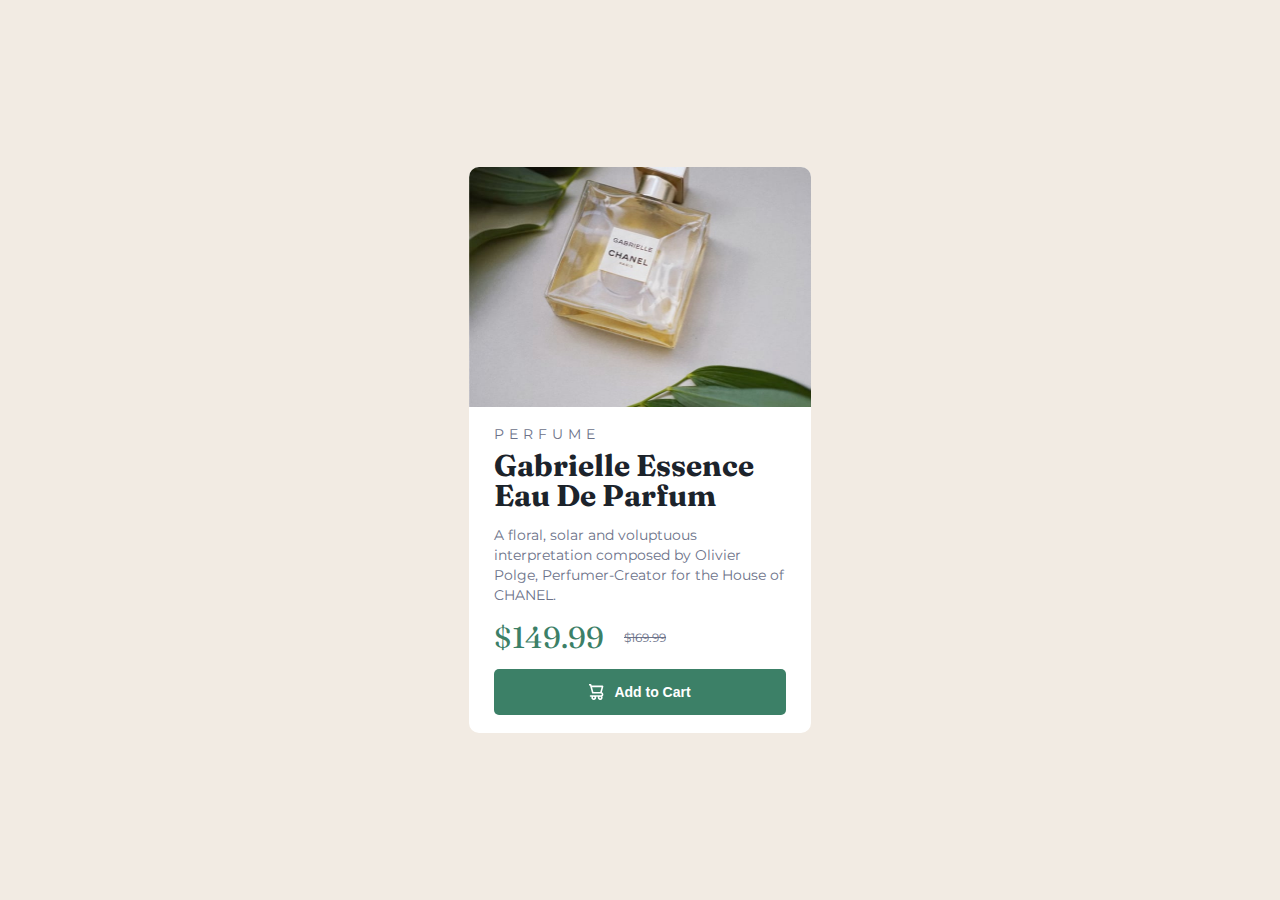
<file: index.html>
<!DOCTYPE html>
<html lang="en">

<head>
  <meta charset="UTF-8">
  <meta name="viewport" content="width=device-width, initial-scale=1.0">
  <!-- displays site properly based on user's device -->

  <link rel="icon" type="image/png" sizes="32x32" href="./favicon-32x32.png">
  <link rel="stylesheet" href="style.css">
  <title>Frontend Mentor | Product preview card component</title>
</head>

<body>
  <main id="card">
      <picture id="card-img">
        <source media="(min-width:1400px)" srcset="./image-product-desktop.jpg">
        <img src="./image-product-mobile.jpg" alt="a perfume from the brand chanel,face up on a gray table">
      </picture>
    <div id="card-text">
      <p id="card-text-product">Perfume</p>
      <h1 id="card-text-title">Gabrielle Essence Eau De Parfum</h1>
      <p id="card-text-description">A floral, solar and voluptuous interpretation composed by Olivier
        Polge, Perfumer-Creator for the House of CHANEL.</p>
      <div id="card-text-price">
        <p id="discount">$149.99</p>
        <p id="original">$169.99</p>
      </div>
      <button id="card-text-cart">
        <img src="./icon-cart.svg">
        <p>Add to Cart</p>
      </button>
    </div>
  </main>
  <!--<div class="attribution">
    Challenge by <a href="https://www.frontendmentor.io?ref=challenge" target="_blank">Frontend Mentor</a>.
    Coded by <a href="#">Your Name Here</a>.
  </div>-->

</body>

</html>
</file>
<file: style.css>
@import url('https://fonts.googleapis.com/css2?family=Montserrat:wght@500;700&display=swap');
@import url('https://fonts.googleapis.com/css2?family=Fraunces:opsz,wght@9..144,700&display=swap');

* {
    margin: 0;
    padding: 0;
    box-sizing: border-box;
}

html {
    font-size: 62.5%;
}

:root {
    /*primary-colors*/
    --dark-cyan: hsl(158, 36%, 37%);
    --darkest-cyan: hsl(158, 36%, 9%);
    --cream: hsl(30, 38%, 92%);

    /*neutral-colors*/
    --very-dark-blue: hsl(212, 21%, 14%);
    --dark-grayish-blue: hsl(228, 12%, 48%);
    --white: hsl(0, 0%, 100%);
}


body {
    min-height: 100vh;
    display: flex;
    justify-content: center;
    align-items: center;
    background-color: var(--cream);
}

p {
    font-size: 1.4rem;
}

img {
    display: block;
}


#card-text-product, #card-text-description, #card-text-price #original {
    font-family: 'Montserrat', serif;
    color: var(--dark-grayish-blue);
}

#card-text-title, #card-text-price #discount {
    font-family: 'Fraunces', serif;
    font-size: 3rem;
}

#card {
    width: 342px;
    background-color: var(--white);
    border-radius: 10px;
    overflow: hidden;
}

#card-img {
    width: 100%;
    height: 239px;
}

#card-img img {
    width: 100%;
}

#card-text {
    padding: 18px 25px;
}

#card-text-product {
    margin-bottom: 8px;
    letter-spacing: 0.5rem;
    text-transform: uppercase;
}

#card-text-title {
    color: var(--very-dark-blue);
    margin-bottom: 14px;
    line-height: 30px;
}

#card-text-description {
    margin-bottom: 14px;
    font-size: 1.4rem;
    line-height: 20px;
}

#card-text-price {
    display: flex;
    align-items: center;
    column-gap: 20px;
    margin-bottom: 13px;
}

#card-text-price #discount {
    color: var(--dark-cyan);
}

#card-text-price #original {
    font-size: 1.2rem;
    text-decoration: line-through;
}

#card-text-cart {
    display: flex;
    justify-content: center;
    align-items: center;
    column-gap: 10px;
    width: 100%;
    padding: 15px 0;
    color: white;
    border: none;
    border-radius: 5px;
    background-color: var(--dark-cyan);
    font-weight: bold;
}


#card-text-cart:hover{
    background-color: var(--darkest-cyan);
    cursor: pointer;

}

@media (min-width:1400px) {
    #card {
        display: flex;
        width: 541px;
    }

    #card-img {
        width: 271px;
    }

    #card-text {
        width: 268px;
        padding: 25px 22px;
    }

    #card-text-product {
        margin-bottom: 14px;
    }

    #card-text-title, #card-text-price {
        margin-bottom: 20px;
    }

    #card-text-description{
        margin-bottom: 18px;
        line-height: 21px;
    }
}

.attribution {
    font-size: 11px;
    text-align: center;
}

.attribution a {
    color: hsl(228, 45%, 44%);
}
</file>
